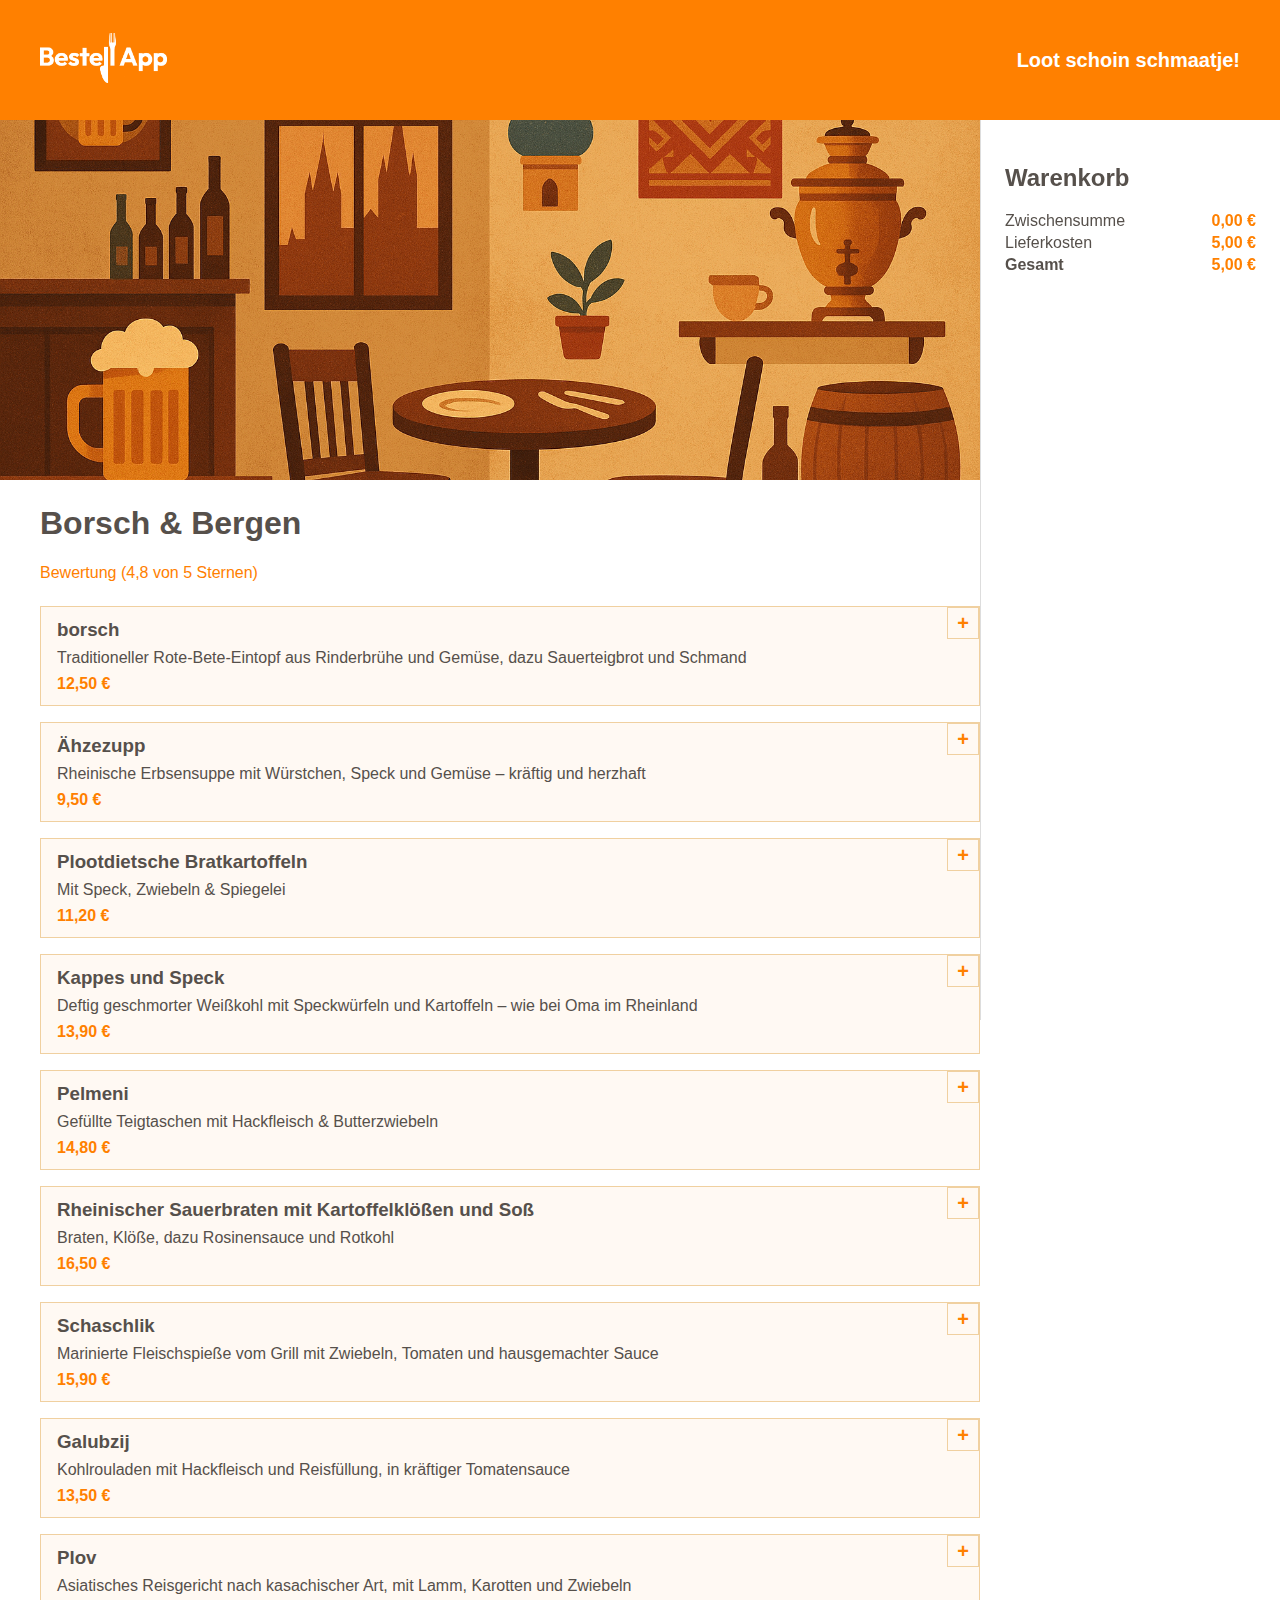
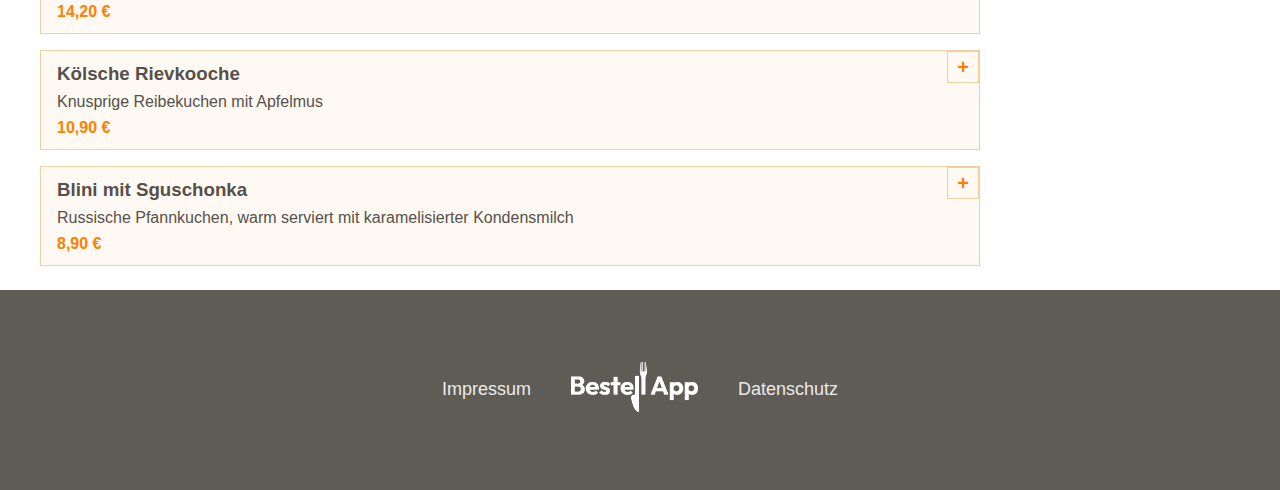
<file: index.html>
<!DOCTYPE html>
<html lang="de">
  <head>
    <meta charset="UTF-8" />
    <meta name="viewport" content="width=device-width, initial-scale=1.0" />
    <title>BestellApp</title>
    <link rel="icon" type="image/png" href="assets/Favicon/favicon.ico" />
    <link rel="stylesheet" href="styles/general.css" />
    <link rel="stylesheet" href="styles/header.css" />
    <link rel="stylesheet" href="styles/main.css" />
    <link rel="stylesheet" href="styles/footer.css" />
    <script src="./scripts/db.js" defer></script>
    <script src="./scripts/template.js" defer></script>
    <script src="./scripts/script.js" defer></script>
  </head>

  <body onload="init()">
    <header>
      <div class="headerContent">
        <a href="./index.html"
          ><img class="logo" src="./assets/Logo/Logo.png"
        /></a>
        <span class="slogan">Loot schoin schmaatje!</span>
      </div>
    </header>

    <main>
      <div class="mainContent">
        <section class="orderSection">
          <!-- Hero-Bereich -->
          <div class="heroContainer">
            <img
              class="heroImg"
              src="./assets/borschBergen_heroImg.png"
              alt="HeroImg"
            />
            <div class="restaurantInfo">
              <h1>Borsch & Bergen</h1>
              <p class="rating">Bewertung (4,8 von 5 Sternen)</p>
              <div id="dishes"></div>
            </div>
          </div>
        </section>

        <!-- Warenkorb -->
        <section class="basketSection">
          <div class="basketContent">
            <h2>Warenkorb</h2>
            <div id="basketItems"></div>
            <div id="basketSummary" class="basketSummary"></div>
          </div>
        </section>
      </div>
    </main>

    <footer>
      <div class="footerContent">
        <a class="footerLinks" href="./imprint.html">Impressum</a>
        <a href="./index.html">
          <img class="footerLogo" src="./assets/Logo/Logo.png" />
        </a>
        <a class="footerLinks" href="./privacy.html">Datenschutz</a>
      </div>
    </footer>
  </body>
</html>
</file>
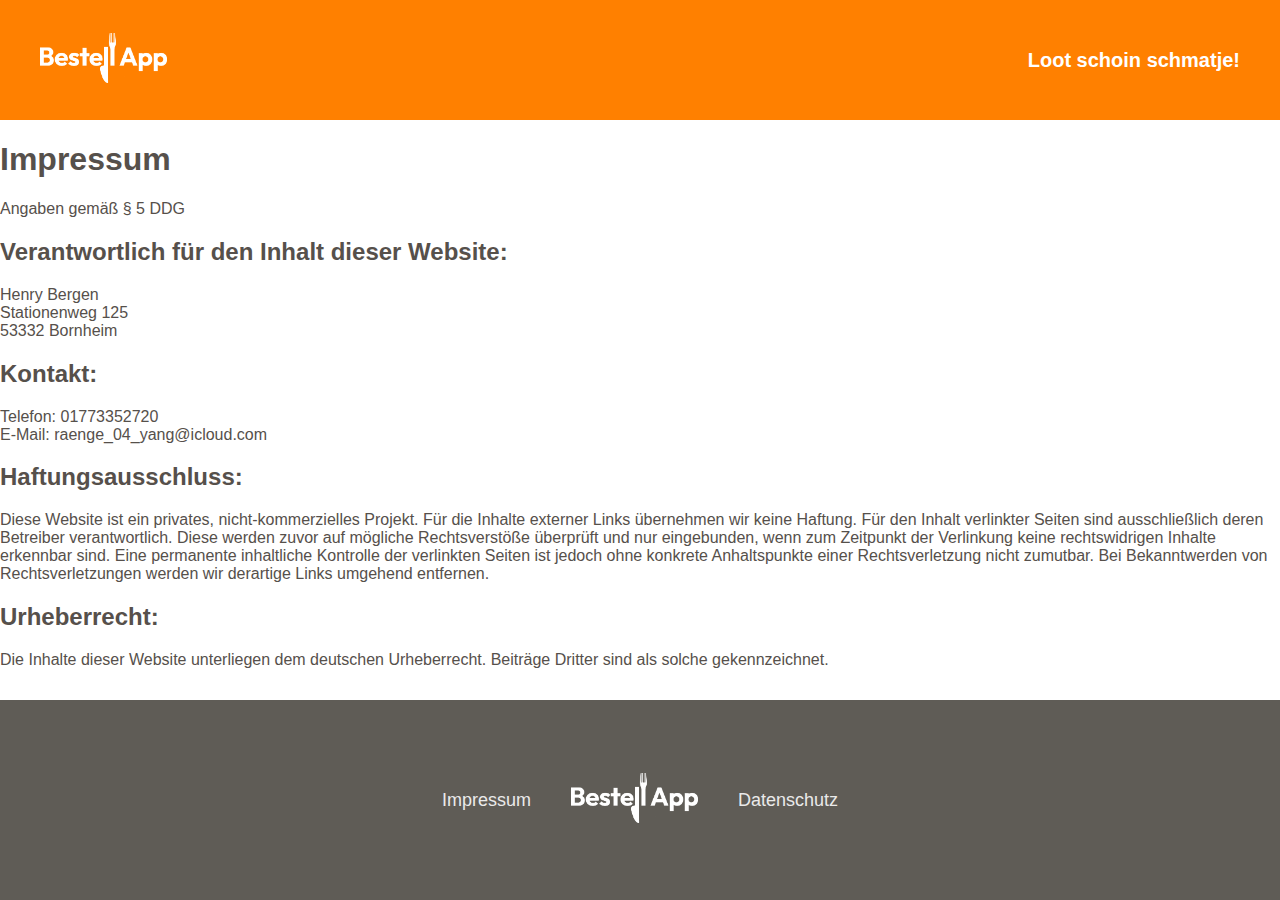
<file: imprint.html>
<!DOCTYPE html>
<html lang="de">
  <head>
    <meta charset="UTF-8" />
    <meta name="viewport" content="width=device-width, initial-scale=1.0" />
    <title>Impressum</title>
    <link rel="icon" type="image/png" href="assets/Favicon/favicon.ico" />
    <link rel="stylesheet" href="styles/general.css" />
    <link rel="stylesheet" href="styles/header.css" />
    <link rel="stylesheet" href="styles/main.css" />
    <link rel="stylesheet" href="styles/footer.css" />
    <link rel="stylesheet" href="styles/imprint_privacy.css" />
  </head>

  <body>
    <header>
      <div class="headerContent">
        <a href="./index.html"
          ><img class="logo" src="./assets/Logo/Logo.png"
        /></a>
        <span class="slogan">Loot schoin schmatje!</span>
      </div>
    </header>

    <main>
      <div class="legalText">
        <h1>Impressum</h1>
        <p>Angaben gemäß § 5 DDG</p>
        <h2>Verantwortlich für den Inhalt dieser Website:</h2>
        <p>
          Henry Bergen<br />
          Stationenweg 125<br />
          53332 Bornheim
        </p>
        <h2>Kontakt:</h2>
        <p>
          Telefon: 01773352720<br />
          E-Mail: raenge_04_yang@icloud.com
        </p>
        <h2>Haftungsausschluss:</h2>
        <p>
          Diese Website ist ein privates, nicht-kommerzielles Projekt. Für die
          Inhalte externer Links übernehmen wir keine Haftung. Für den Inhalt
          verlinkter Seiten sind ausschließlich deren Betreiber verantwortlich.
          Diese werden zuvor auf mögliche Rechtsverstöße überprüft und nur
          eingebunden, wenn zum Zeitpunkt der Verlinkung keine rechtswidrigen
          Inhalte erkennbar sind. Eine permanente inhaltliche Kontrolle der
          verlinkten Seiten ist jedoch ohne konkrete Anhaltspunkte einer
          Rechtsverletzung nicht zumutbar. Bei Bekanntwerden von
          Rechtsverletzungen werden wir derartige Links umgehend entfernen.
        </p>
        <h2>Urheberrecht:</h2>
        <p>
          Die Inhalte dieser Website unterliegen dem deutschen Urheberrecht.
          Beiträge Dritter sind als solche gekennzeichnet.
        </p>
      </div>
    </main>

    <footer>
      <div class="footerContent">
        <a class="footerLinks" href="./imprint.html">Impressum</a>
        <a href="./index.html">
          <img class="footerLogo" src="./assets/Logo/Logo.png" />
        </a>
        <a class="footerLinks" href="./privacy.html">Datenschutz</a>
      </div>
    </footer>
  </body>
</html>
</file>
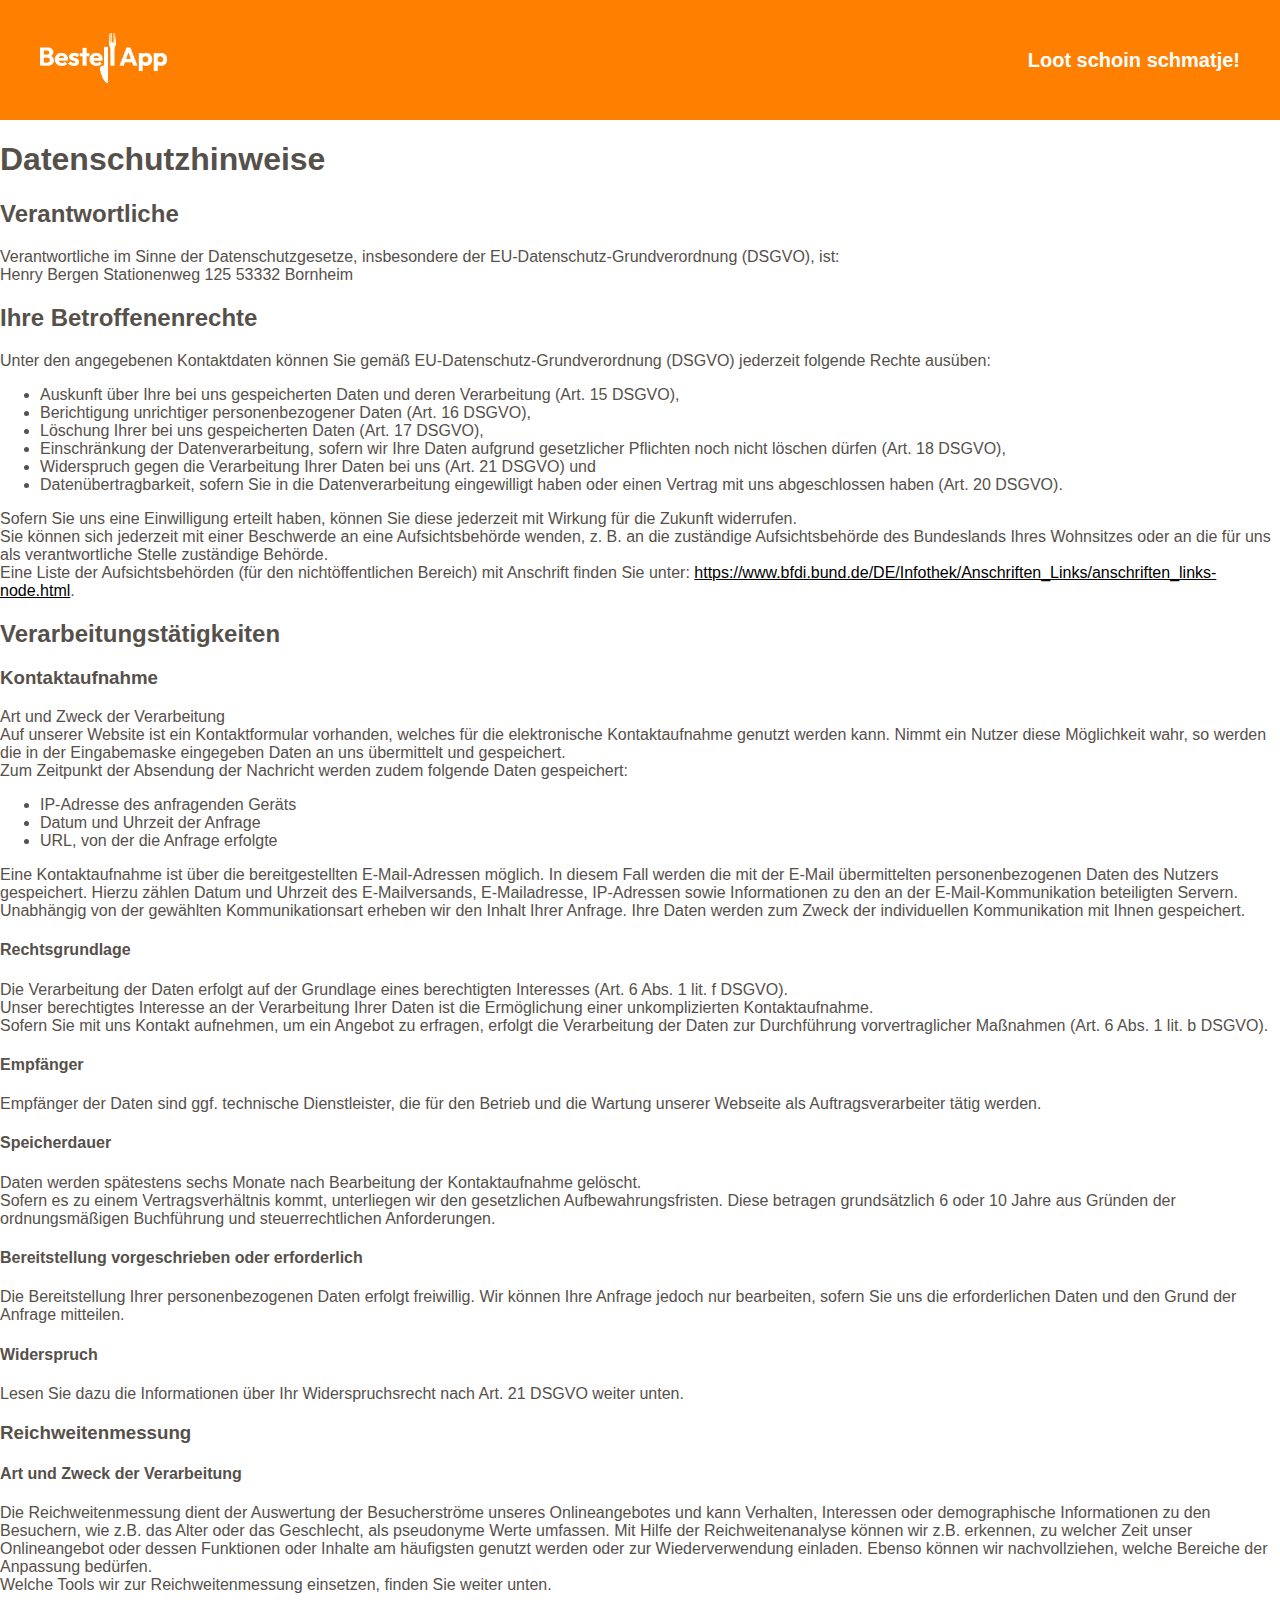
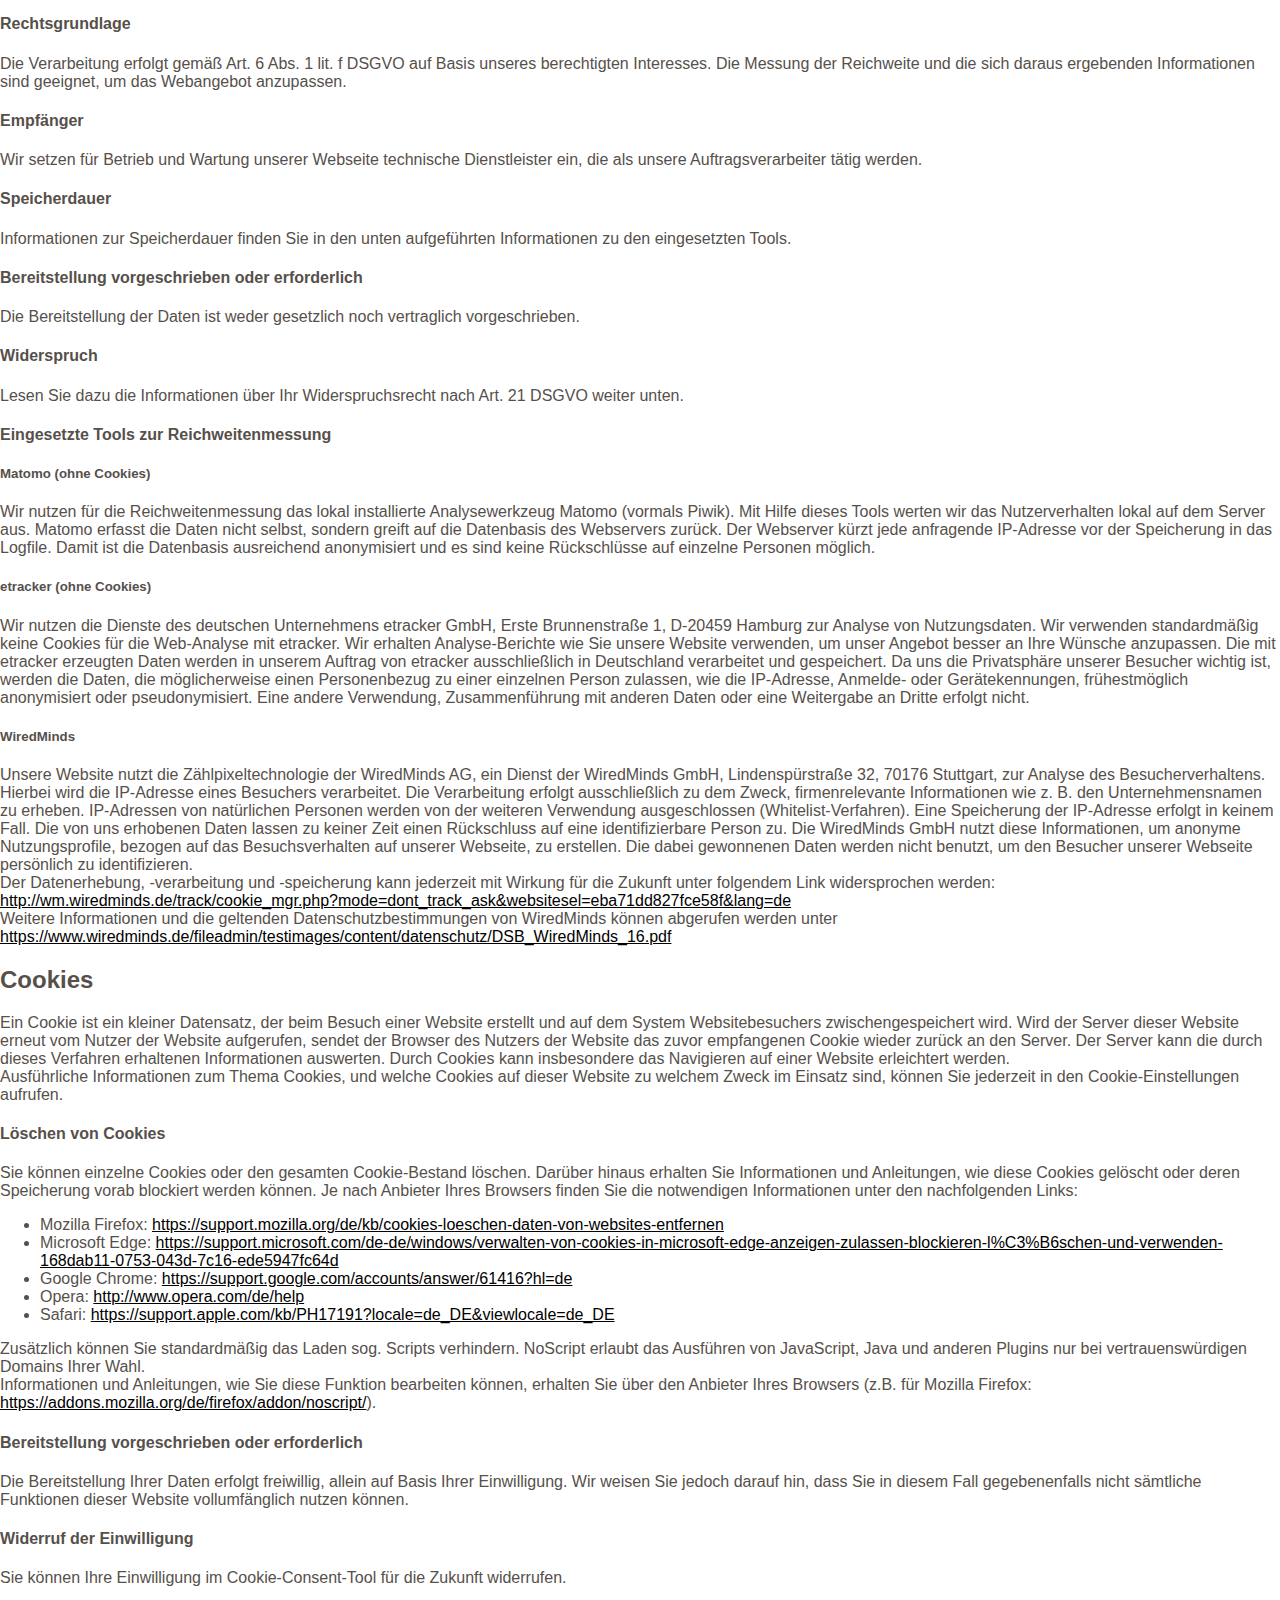
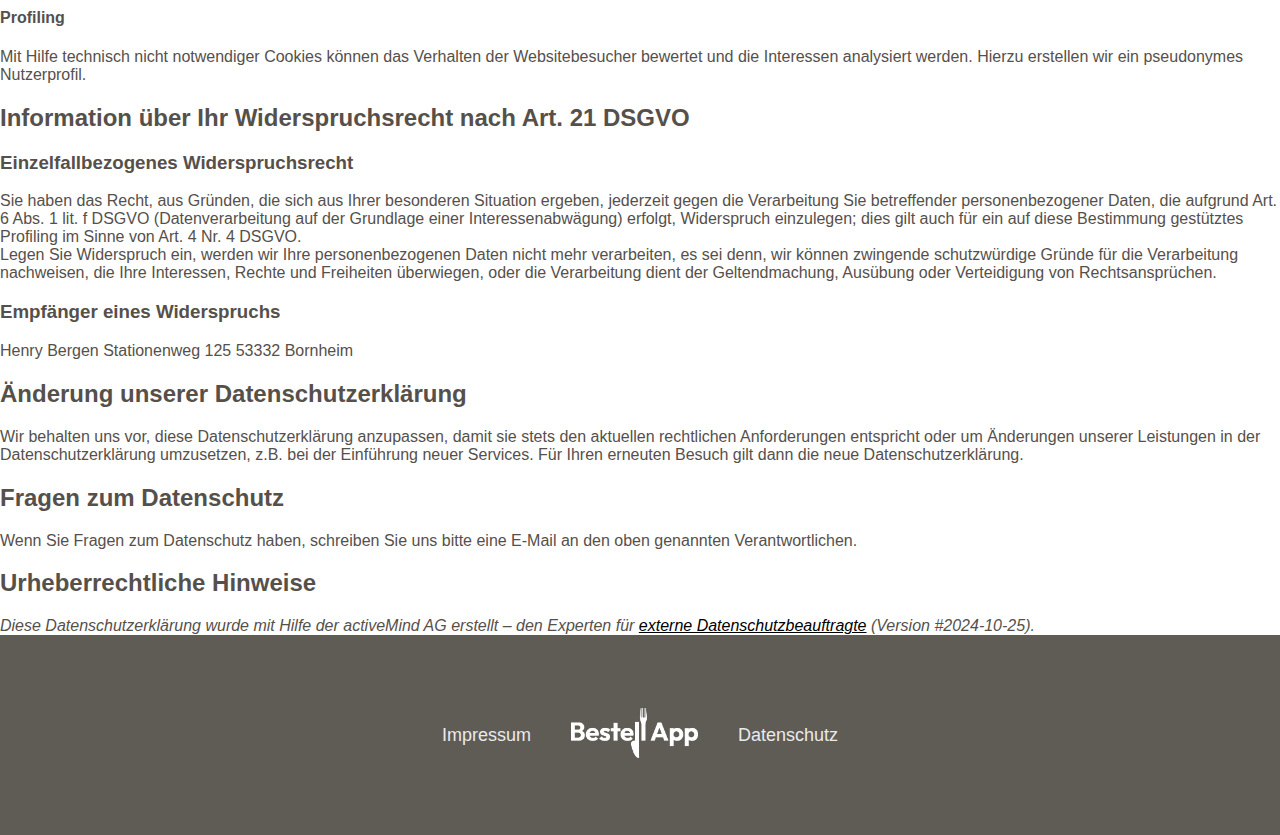
<file: privacy.html>
<!DOCTYPE html>
<html lang="de">

<head>
    <meta charset="UTF-8">
    <meta name="viewport" content="width=device-width, initial-scale=1.0">
    <title>Impressum</title>
    <link rel="icon" type="image/png" href="assets/Favicon/favicon.ico" />
    <link rel="stylesheet" href="styles/general.css" />
    <link rel="stylesheet" href="styles/header.css" />
    <link rel="stylesheet" href="styles/main.css" />
    <link rel="stylesheet" href="styles/footer.css" />
    <link rel="stylesheet" href="styles/imprint_privacy.css">
</head>

<body>

    <header>
      <div class="headerContent">
        <a href="./index.html"
          ><img class="logo" src="./assets/Logo/Logo.png"
        /></a>
        <span class="slogan">Loot schoin schmatje!</span>
      </div>
    </header>

    <main>
        <div class="legalText">
            <h1>Datenschutzhinweise</h1>
            <h2>Verantwortliche</h2>
            <p>Verantwortliche im Sinne der Datenschutzgesetze, insbesondere der EU-Datenschutz-Grundverordnung (DSGVO),
                ist:</p>
            <p>Henry Bergen
                Stationenweg 125
                53332 Bornheim</p>

            <h2>Ihre Betroffenenrechte</h2>

            <p>Unter den angegebenen Kontaktdaten können Sie gemäß EU-Datenschutz-Grundverordnung (DSGVO) jederzeit
                folgende
                Rechte ausüben:</p>

            <ul>
                <li>Auskunft über Ihre bei uns gespeicherten Daten und deren Verarbeitung (Art. 15 DSGVO),</li>
                <li>Berichtigung unrichtiger personenbezogener Daten (Art. 16 DSGVO),</li>
                <li>Löschung Ihrer bei uns gespeicherten Daten (Art. 17 DSGVO),</li>
                <li>Einschränkung der Datenverarbeitung, sofern wir Ihre Daten aufgrund gesetzlicher Pflichten noch
                    nicht
                    löschen dürfen (Art. 18 DSGVO),</li>
                <li>Widerspruch gegen die Verarbeitung Ihrer Daten bei uns (Art. 21 DSGVO) und</li>
                <li>Datenübertragbarkeit, sofern Sie in die Datenverarbeitung eingewilligt haben oder einen Vertrag mit
                    uns
                    abgeschlossen haben (Art. 20 DSGVO).</li>
            </ul>

            <p>Sofern Sie uns eine Einwilligung erteilt haben, können Sie diese jederzeit mit Wirkung für die Zukunft
                widerrufen.</p>
            <p>Sie können sich jederzeit mit einer Beschwerde an eine Aufsichtsbehörde wenden, z. B. an die zuständige
                Aufsichtsbehörde des Bundeslands Ihres Wohnsitzes oder an die für uns als verantwortliche Stelle
                zuständige
                Behörde.</p>
            <p>Eine Liste der Aufsichtsbehörden (für den nichtöffentlichen Bereich) mit Anschrift finden Sie unter: <a
                    href="https://www.bfdi.bund.de/DE/Infothek/Anschriften_Links/anschriften_links-node.html">https://www.bfdi.bund.de/DE/Infothek/Anschriften_Links/anschriften_links-node.html</a>.
            </p>


            <h2>Verarbeitungstätigkeiten</h2>

            <h3>Kontaktaufnahme</h3>

            <p>Art und Zweck der Verarbeitung</p>
            <p>Auf unserer Website ist ein Kontaktformular vorhanden, welches für die elektronische Kontaktaufnahme
                genutzt
                werden kann. Nimmt ein Nutzer diese Möglichkeit wahr, so werden die in der Eingabemaske eingegeben Daten
                an uns
                übermittelt und gespeichert.</p>
            <p>Zum Zeitpunkt der Absendung der Nachricht werden zudem folgende Daten gespeichert:</p>
            <ul>
                <li>IP-Adresse des anfragenden Geräts</li>
                <li>Datum und Uhrzeit der Anfrage</li>
                <li>URL, von der die Anfrage erfolgte</li>
            </ul>
            <p>Eine Kontaktaufnahme ist über die bereitgestellten E-Mail-Adressen möglich. In diesem Fall werden die mit
                der
                E-Mail übermittelten personenbezogenen Daten des Nutzers gespeichert. Hierzu zählen Datum und Uhrzeit
                des
                E-Mailversands, E-Mailadresse, IP-Adressen sowie Informationen zu den an der E-Mail-Kommunikation
                beteiligten
                Servern.</p>
            <p>Unabhängig von der gewählten Kommunikationsart erheben wir den Inhalt Ihrer Anfrage. Ihre Daten werden
                zum
                Zweck der individuellen Kommunikation mit Ihnen gespeichert.</p>

            <h4>Rechtsgrundlage</h4>

            <p>Die Verarbeitung der Daten erfolgt auf der Grundlage eines berechtigten Interesses (Art. 6 Abs. 1 lit. f
                DSGVO).</p>
            <p>Unser berechtigtes Interesse an der Verarbeitung Ihrer Daten ist die Ermöglichung einer unkomplizierten
                Kontaktaufnahme.</p>
            <p>Sofern Sie mit uns Kontakt aufnehmen, um ein Angebot zu erfragen, erfolgt die Verarbeitung der Daten zur
                Durchführung vorvertraglicher Maßnahmen (Art. 6 Abs. 1 lit. b DSGVO).</p>

            <h4>Empfänger</h4>

            <p>Empfänger der Daten sind ggf. technische Dienstleister, die für den Betrieb und die Wartung unserer
                Webseite
                als Auftragsverarbeiter tätig werden.</p>

            <h4>Speicherdauer</h4>

            <p>Daten werden spätestens sechs Monate nach Bearbeitung der Kontaktaufnahme gelöscht.</p>
            <p>Sofern es zu einem Vertragsverhältnis kommt, unterliegen wir den gesetzlichen Aufbewahrungsfristen. Diese
                betragen grundsätzlich 6 oder 10 Jahre aus Gründen der ordnungsmäßigen Buchführung und steuerrechtlichen
                Anforderungen.</p>

            <h4>Bereitstellung vorgeschrieben oder erforderlich</h4>

            <p>Die Bereitstellung Ihrer personenbezogenen Daten erfolgt freiwillig. Wir können Ihre Anfrage jedoch nur
                bearbeiten, sofern Sie uns die erforderlichen Daten und den Grund der Anfrage mitteilen.</p>

            <h4>Widerspruch</h4>

            <p>Lesen Sie dazu die Informationen über Ihr Widerspruchsrecht nach Art. 21 DSGVO weiter unten.</p>

            <h3>Reichweitenmessung</h3>

            <h4>Art und Zweck der Verarbeitung</h4>

            <p>Die Reichweitenmessung dient der Auswertung der Besucherströme unseres Onlineangebotes und kann
                Verhalten,
                Interessen oder demographische Informationen zu den Besuchern, wie z.B. das Alter oder das Geschlecht,
                als
                pseudonyme Werte umfassen. Mit Hilfe der Reichweitenanalyse können wir z.B. erkennen, zu welcher Zeit
                unser
                Onlineangebot oder dessen Funktionen oder Inhalte am häufigsten genutzt werden oder zur Wiederverwendung
                einladen. Ebenso können wir nachvollziehen, welche Bereiche der Anpassung bedürfen.</p>
            <p>Welche Tools wir zur Reichweitenmessung einsetzen, finden Sie weiter unten.</p>

            <h4>Rechtsgrundlage</h4>

            <p>Die Verarbeitung erfolgt gemäß Art. 6 Abs. 1 lit. f DSGVO auf Basis unseres berechtigten Interesses. Die
                Messung der Reichweite und die sich daraus ergebenden Informationen sind geeignet, um das Webangebot
                anzupassen.
            </p>

            <h4>Empfänger</h4>

            <p>Wir setzen für Betrieb und Wartung unserer Webseite technische Dienstleister ein, die als unsere
                Auftragsverarbeiter tätig werden.</p>

            <h4>Speicherdauer</h4>

            <p>Informationen zur Speicherdauer finden Sie in den unten aufgeführten Informationen zu den eingesetzten
                Tools.
            </p>

            <h4>Bereitstellung vorgeschrieben oder erforderlich</h4>

            <p>Die Bereitstellung der Daten ist weder gesetzlich noch vertraglich vorgeschrieben.</p>

            <h4>Widerspruch</h4>

            <p>Lesen Sie dazu die Informationen über Ihr Widerspruchsrecht nach Art. 21 DSGVO weiter unten.</p>

            <h4>Eingesetzte Tools zur Reichweitenmessung</h4>

            <h5>Matomo (ohne Cookies)</h5>
            <p>Wir nutzen für die Reichweitenmessung das lokal installierte Analysewerkzeug Matomo (vormals Piwik). Mit
                Hilfe
                dieses Tools werten wir das Nutzerverhalten lokal auf dem Server aus. Matomo erfasst die Daten nicht
                selbst,
                sondern greift auf die Datenbasis des Webservers zurück. Der Webserver kürzt jede anfragende IP-Adresse
                vor der
                Speicherung in das Logfile. Damit ist die Datenbasis ausreichend anonymisiert und es sind keine
                Rückschlüsse auf
                einzelne Personen möglich.</p>
            <h5>etracker (ohne Cookies)</h5>
            <p>Wir nutzen die Dienste des deutschen Unternehmens etracker GmbH, Erste Brunnenstraße 1, D-20459 Hamburg
                zur
                Analyse von Nutzungsdaten. Wir verwenden standardmäßig keine Cookies für die Web-Analyse mit etracker.
                Wir
                erhalten Analyse-Berichte wie Sie unsere Website verwenden, um unser Angebot besser an Ihre Wünsche
                anzupassen.
                Die mit etracker erzeugten Daten werden in unserem Auftrag von etracker ausschließlich in Deutschland
                verarbeitet und gespeichert. Da uns die Privatsphäre unserer Besucher wichtig ist, werden die Daten, die
                möglicherweise einen Personenbezug zu einer einzelnen Person zulassen, wie die IP-Adresse, Anmelde- oder
                Gerätekennungen, frühestmöglich anonymisiert oder pseudonymisiert. Eine andere Verwendung,
                Zusammenführung mit
                anderen Daten oder eine Weitergabe an Dritte erfolgt nicht.</p>
            <h5>WiredMinds</h5>
            <p>Unsere Website nutzt die Zählpixeltechnologie der WiredMinds AG, ein Dienst der WiredMinds GmbH,
                Lindenspürstraße 32, 70176 Stuttgart, zur Analyse des Besucherverhaltens. Hierbei wird die IP-Adresse
                eines
                Besuchers verarbeitet. Die Verarbeitung erfolgt ausschließlich zu dem Zweck, firmenrelevante
                Informationen wie
                z. B. den Unternehmensnamen zu erheben. IP-Adressen von natürlichen Personen werden von der weiteren
                Verwendung
                ausgeschlossen (Whitelist-Verfahren). Eine Speicherung der IP-Adresse erfolgt in keinem Fall. Die von
                uns
                erhobenen Daten lassen zu keiner Zeit einen Rückschluss auf eine identifizierbare Person zu. Die
                WiredMinds GmbH
                nutzt diese Informationen, um anonyme Nutzungsprofile, bezogen auf das Besuchsverhalten auf unserer
                Webseite, zu
                erstellen. Die dabei gewonnenen Daten werden nicht benutzt, um den Besucher unserer Webseite persönlich
                zu
                identifizieren.</p>
            <p>Der Datenerhebung, -verarbeitung und -speicherung kann jederzeit mit Wirkung für die Zukunft unter
                folgendem
                Link widersprochen werden: <a
                    href="http://wm.wiredminds.de/track/cookie_mgr.php?mode=dont_track_ask&amp;websitesel=eba71dd827fce58f&amp;lang=de">http://wm.wiredminds.de/track/cookie_mgr.php?mode=dont_track_ask&amp;websitesel=eba71dd827fce58f&amp;lang=de</a>
            </p>
            <p>Weitere Informationen und die geltenden Datenschutzbestimmungen von WiredMinds können abgerufen werden
                unter <a
                    href="https://www.wiredminds.de/fileadmin/testimages/content/datenschutz/DSB_WiredMinds_16.pdf">https://www.wiredminds.de/fileadmin/testimages/content/datenschutz/DSB_WiredMinds_16.pdf</a>
            </p>

            <h2>Cookies</h2>

            <p>Ein Cookie ist ein kleiner Datensatz, der beim Besuch einer Website erstellt und auf dem System
                Websitebesuchers zwischengespeichert wird. Wird der Server dieser Website erneut vom Nutzer der Website
                aufgerufen, sendet der Browser des Nutzers der Website das zuvor empfangenen Cookie wieder zurück an den
                Server.
                Der Server kann die durch dieses Verfahren erhaltenen Informationen auswerten. Durch Cookies kann
                insbesondere
                das Navigieren auf einer Website erleichtert werden.</p>
            <p>Ausführliche Informationen zum Thema Cookies, und welche Cookies auf dieser Website zu welchem Zweck im
                Einsatz
                sind, können Sie jederzeit in den Cookie-Einstellungen aufrufen.</p>

            <h4>Löschen von Cookies</h4>

            <p>Sie können einzelne Cookies oder den gesamten Cookie-Bestand löschen. Darüber hinaus erhalten Sie
                Informationen
                und Anleitungen, wie diese Cookies gelöscht oder deren Speicherung vorab blockiert werden können. Je
                nach
                Anbieter Ihres Browsers finden Sie die notwendigen Informationen unter den nachfolgenden Links:</p>

            <ul>
                <li>Mozilla Firefox: <a
                        href="https://support.mozilla.org/de/kb/cookies-loeschen-daten-von-websites-entfernen">https://support.mozilla.org/de/kb/cookies-loeschen-daten-von-websites-entfernen</a>
                </li>
                <li>Microsoft Edge: <a
                        href="https://support.microsoft.com/de-de/windows/verwalten-von-cookies-in-microsoft-edge-anzeigen-zulassen-blockieren-l%C3%B6schen-und-verwenden-168dab11-0753-043d-7c16-ede5947fc64d">https://support.microsoft.com/de-de/windows/verwalten-von-cookies-in-microsoft-edge-anzeigen-zulassen-blockieren-l%C3%B6schen-und-verwenden-168dab11-0753-043d-7c16-ede5947fc64d</a>
                </li>
                <li>Google Chrome: <a
                        href="https://support.google.com/accounts/answer/61416?hl=de">https://support.google.com/accounts/answer/61416?hl=de</a>
                </li>
                <li>Opera: <a href="http://www.opera.com/de/help">http://www.opera.com/de/help</a></li>
                <li>Safari: <a
                        href="https://support.apple.com/kb/PH17191?locale=de_DE&amp;viewlocale=de_DE">https://support.apple.com/kb/PH17191?locale=de_DE&amp;viewlocale=de_DE</a>
                </li>
            </ul>

            <p>Zusätzlich können Sie standardmäßig das Laden sog. Scripts verhindern. NoScript erlaubt das Ausführen von
                JavaScript, Java und anderen Plugins nur bei vertrauenswürdigen Domains Ihrer Wahl.</p>
            <p>Informationen und Anleitungen, wie Sie diese Funktion bearbeiten können, erhalten Sie über den Anbieter
                Ihres
                Browsers (z.B. für Mozilla Firefox: <a
                    href="https://addons.mozilla.org/de/firefox/addon/noscript/">https://addons.mozilla.org/de/firefox/addon/noscript/</a>).
            </p>

            <h4>Bereitstellung vorgeschrieben oder erforderlich</h4>

            <p>Die Bereitstellung Ihrer Daten erfolgt freiwillig, allein auf Basis Ihrer Einwilligung. Wir weisen Sie
                jedoch
                darauf hin, dass Sie in diesem Fall gegebenenfalls nicht sämtliche Funktionen dieser Website
                vollumfänglich
                nutzen können.</p>

            <h4>Widerruf der Einwilligung</h4>

            <p>Sie können Ihre Einwilligung im Cookie-Consent-Tool für die Zukunft widerrufen.</p>

            <h4>Profiling</h4>

            <p>Mit Hilfe technisch nicht notwendiger Cookies können das Verhalten der Websitebesucher bewertet und die
                Interessen analysiert werden. Hierzu erstellen wir ein pseudonymes Nutzerprofil.</p>

            <h2>Information über Ihr Widerspruchsrecht nach Art. 21 DSGVO</h2>

            <h3>Einzelfallbezogenes Widerspruchsrecht</h3>

            <p>Sie haben das Recht, aus Gründen, die sich aus Ihrer besonderen Situation ergeben, jederzeit gegen die
                Verarbeitung Sie betreffender personenbezogener Daten, die aufgrund Art. 6 Abs. 1 lit. f DSGVO
                (Datenverarbeitung auf der Grundlage einer Interessenabwägung) erfolgt, Widerspruch einzulegen; dies
                gilt auch
                für ein auf diese Bestimmung gestütztes Profiling im Sinne von Art. 4 Nr. 4 DSGVO.</p>
            <p>Legen Sie Widerspruch ein, werden wir Ihre personenbezogenen Daten nicht mehr verarbeiten, es sei denn,
                wir
                können zwingende schutzwürdige Gründe für die Verarbeitung nachweisen, die Ihre Interessen, Rechte und
                Freiheiten überwiegen, oder die Verarbeitung dient der Geltendmachung, Ausübung oder Verteidigung von
                Rechtsansprüchen.</p>

            <h3>Empfänger eines Widerspruchs</h3>

            <p class='generator_user_input'>
            <p>Henry Bergen
                Stationenweg 125
                53332 Bornheim</p>

            </p>

            <h2>Änderung unserer Datenschutzerklärung</h2>

            <p>Wir behalten uns vor, diese Datenschutzerklärung anzupassen, damit sie stets den aktuellen rechtlichen
                Anforderungen entspricht oder um Änderungen unserer Leistungen in der Datenschutzerklärung umzusetzen,
                z.B. bei
                der Einführung neuer Services. Für Ihren erneuten Besuch gilt dann die neue Datenschutzerklärung.</p>


            <h2>Fragen zum Datenschutz</h2>

            <p>Wenn Sie Fragen zum Datenschutz haben, schreiben Sie uns bitte eine E-Mail an den oben genannten
                Verantwortlichen.</p>

            <h2>Urheberrechtliche Hinweise</h2>

            <p><em>Diese Datenschutzerklärung wurde mit Hilfe der activeMind AG erstellt – den Experten für <a
                        href="https://www.activemind.de/datenschutz/datenschutzbeauftragter/" target="_blank"
                        rel="noopener dofollow">externe Datenschutzbeauftragte</a> (Version #2024-10-25).</em></p>
        </div>
    </main>

    <footer>
      <div class="footerContent">
        <a class="footerLinks" href="./imprint.html">Impressum</a>
        <a href="./index.html">
          <img class="footerLogo" src="./assets/Logo/Logo.png" />
        </a>
        <a class="footerLinks" href="./privacy.html">Datenschutz</a>
      </div>
    </footer>

</body>

</html>
</file>
<file: styles/general.css>
* {
  box-sizing: border-box;
  font-family: "Raleway", Arial;
  scroll-behavior: smooth;
}

html,
body {
  min-height: 100vh;
  margin: 0;
  padding: 0;
}

body {
  display: flex;
  flex-direction: column;
}

header {
  height: 120px;
  width: 100%;
  padding: 40px;
  background-color: #ff8000;
  display: flex;
  flex-shrink: 0;
  justify-content: center;
  align-items: center;
}

.headerContent {
  width: 100%;
  display: flex;
  justify-content: space-between;
  align-items: center;
}

main {
  width: 100%;
  background-color: white;
  color: #56504b;
  display: flex;
  justify-content: center;
  flex-grow: 1;
}

.mainContent {
  height: 100%;
  width: 100%;
  display: flex;
  align-items: flex-start;
}

main a {
  color: #000000;
  word-break: break-word;
}

footer {
  height: 200px;
  width: 100%;
  background-color: #5f5c56;
  display: flex;
  flex-shrink: 0;
  justify-content: center;
}

.footerContent {
  width: 100%;
  display: flex;
  justify-content: center;
  align-items: center;
  gap: 40px;
  font-size: 18px;
}

@media (max-width: 1280px) {
}

@media (max-width: 768px) {
  .headerContent {
    flex-direction: column;
    justify-content: center;
    gap: 8px;
  }

  h1 {
    font-size: 24px;
  }

  h2 {
    font-size: 20px;
  }

  footer {
    height: 160px;
  }

  .footerContent {
    padding: 0 16px;
    gap: 16px;
    font-size: 16px;
  }
}
</file>
<file: styles/header.css>
.logo {
  height: 50px;
  transition: all 100ms ease-in-out;
}

.logo:hover {
  height: 51px;
}

.slogan {
  font-size: 20px;
  font-weight: 550;
  color: white;
}

@media (max-width: 768px) {
  .logo {
    height: 40px;
  }

  .logo:hover {
    height: 33px;
  }

  .slogan {
    font-size: 18px;
    font-weight: 500;
  }
}
</file>
<file: styles/main.css>
/* --- Hero Bereich --- */
.orderSection {
  width: calc(100% - 300px);
}

.heroContainer {
  position: relative;
  margin-bottom: 24px;
}

.heroImg {
  width: 100%;
  height: 360px;
  object-fit: cover;
}

.restaurantInfo {
  background: white;
  padding-left: 40px;
}

.rating {
  color: #ff8000;
  padding-bottom: 24px;
}

/* --- Gericht-Karten --- */
#dishes {
  display: flex;
  flex-direction: column;
  gap: 16px;
}

.dishCard {
  position: relative;
  background: #fff6edb0;
  border: 1px solid #f0d0a0;
  display: flex;
  justify-content: space-between;
  align-items: center;
  padding: 12px 16px;
  cursor: pointer;
  transition: background-color 0.2s ease;
}

.dishCard:hover {
  background: #fff0e1;
}

.dishInfo {
  display: flex;
  flex-direction: column;
  gap: 8px;
}

.dishCard h3,
p {
  margin: 0;
}

.dishPrice {
  color: #ff8000;
  font-weight: bold;
}

.addBtn {
  position: absolute;
  top: 0px;
  right: 0px;
  border: 1px solid #f0d0a0;
  background: transparent;
  color: #ff8000;
  font-size: 20px;
  font-weight: bold;
  line-height: 1;
  width: 32px;
  height: 32px;
  cursor: pointer;
  display: flex;
  align-items: center;
  justify-content: center;
  transition: all 0.2s ease;
}

.addBtn:hover {
  background-color: #ff8000;
  color: white;
}

/* --- Warenkorb --- */
.basketSection {
  position: sticky;
  top: 0;
  border-left: 1px solid #ddd;
  padding: 24px;
  width: 300px;
  flex-grow: 1;
  min-height: 100vh;
}

.basketItem {
  display: flex;
  flex-direction: column;
  font-weight: 600;
  gap: 8px;
}

.basketItemNumbers {
  display: flex;
  justify-content: space-between;
}

.qtyControl {
  display: flex;
  align-items: center;
  gap: 8px;
}

.qtyControl button {
  border: none;
  background: #ff8000;
  color: white;
  border-radius: 50%;
  width: 24px;
  height: 24px;
  cursor: pointer;
}

/* --- Warenkorb Summary --- */
.basketSummaryItem {
  display: flex;
  justify-content: space-between;
  margin-top: 4px;
  margin-bottom: 4px;
}

.basketSummaryItem .dishPrice {
  color: #ff8000;
}

@media (max-width: 1280px) {
}

@media (max-width: 768px) {
}
</file>
<file: styles/footer.css>
.footerLogo {
  height: 50px;
  transition: all 100ms ease-in-out;
}

.footerLogo:hover {
  height: 53px;
  cursor: pointer;
}

.footerLinks {
  color: rgb(234, 234, 234);
  text-decoration: none;
}

.footerLinks:hover {
  text-decoration: underline;
}

@media (max-width: 768px) {
  .footerLogo {
    height: 40px;
  }

  .footerLogo:hover {
    height: 43px;
  }
}
</file>
<file: styles/imprint_privacy.css>
.legalText {
  text-align: start;
}
</file>
